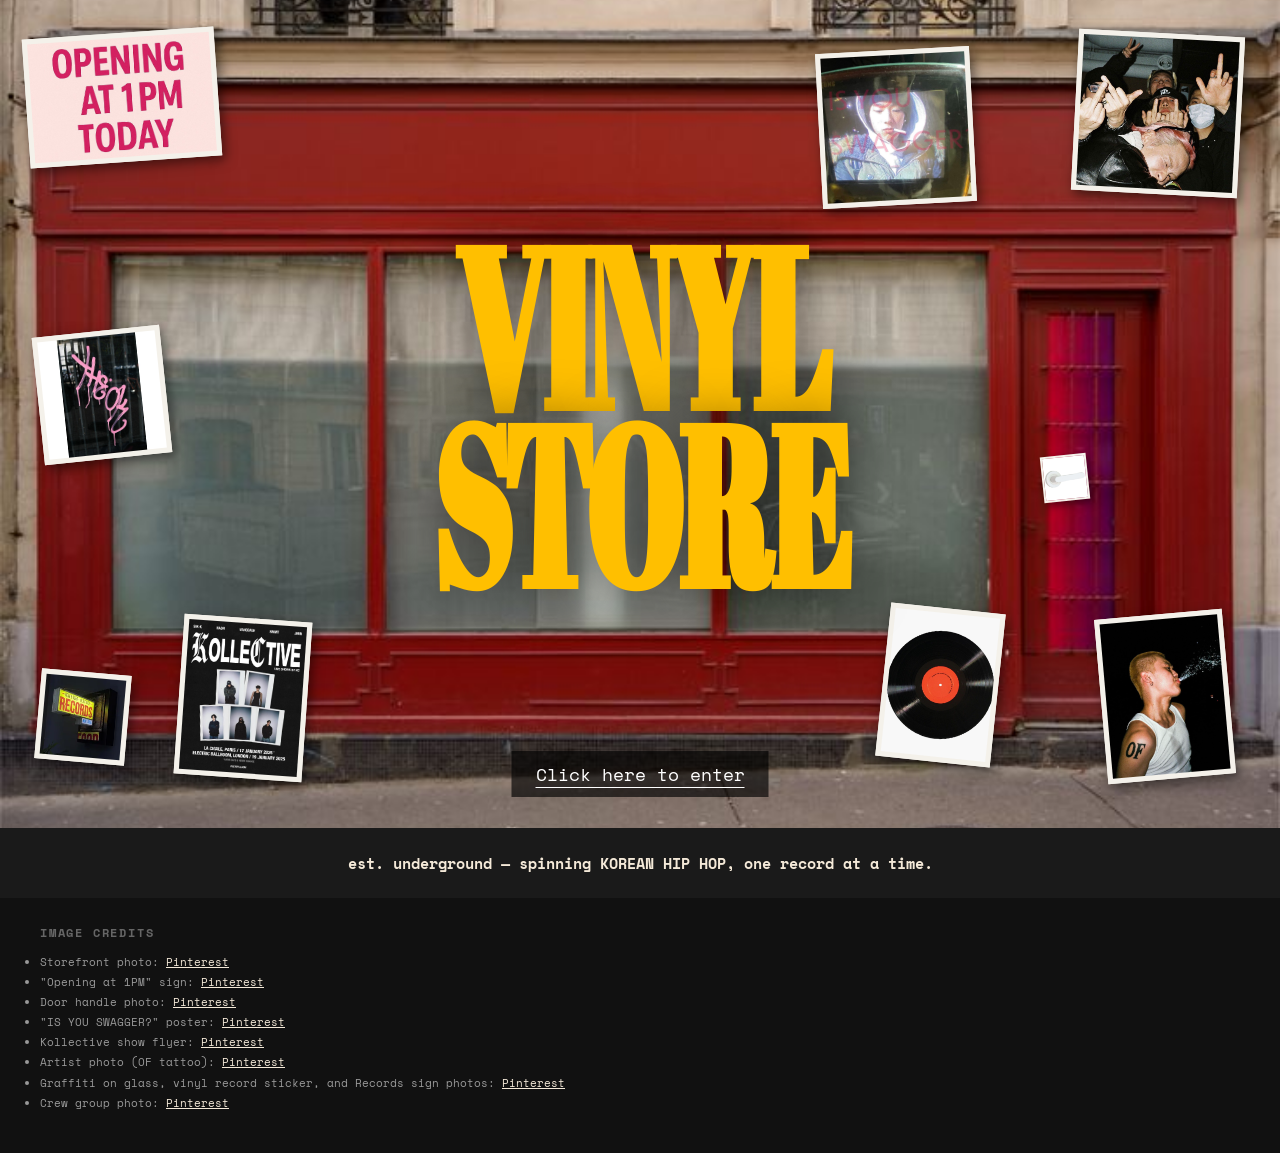
<file: index.html>
<!DOCTYPE html>
<html lang="en">
  <head>
    <meta charset="UTF-8" />
    <meta name="viewport" content="width=device-width, initial-scale=1.0" />
    <title>VINYL STORE — Korean Hip Hop Collage</title>

    <link rel="preconnect" href="https://fonts.googleapis.com" />
    <link rel="preconnect" href="https://fonts.gstatic.com" crossorigin />
    <link
      href="https://fonts.googleapis.com/css2?family=Abril+Fatface&family=Space+Mono:wght@400;700&display=swap"
      rel="stylesheet"
    />

    <link rel="stylesheet" href="style.css" />
  </head>
  <body>
    <main class="storefront">
      <section class="hero">
        <figure class="door-photo">
          <img
            class="main-photo"
            src="images/door-main.jpg"
            alt="Red-painted vintage Parisian storefront with three frosted glass windows and a stained-glass door in pink and purple tones"
          />
        </figure>

        <h1 class="shop-sign">VINYL<br />STORE</h1>

        <img
          class="handle-overlay"
          src="images/sticker-handle.jpg"
          alt="Close-up of a matte white modern door handle, pasted onto the door in the photo"
        />

        <figure class="sticker sticker-hours">
          <img
            src="images/sticker-hours.jpg"
            alt="Pink sign reading 'Opening at 1PM Today' in bold sans-serif text"
          />
        </figure>

        <figure class="sticker sticker-graffiti">
          <img
            src="images/sticker-graffiti.jpg"
            alt="Pink spray-paint graffiti tag on a glass storefront window"
          />
        </figure>

        <figure class="sticker sticker-sign">
          <img
            src="images/sticker-sign.webp"
            alt="Illuminated yellow and red neon sign reading 'New &amp; Used, Old Stock, Records, Buy Sell'"
          />
        </figure>

        <figure class="sticker sticker-flyer">
          <img
            src="images/sticker-flyer.jpg"
            alt="Black concert flyer titled 'Kollective, Live Shows by KC' listing rappers SIK-K, HAON, VANGDALE, SMMT, and JMIN with Polaroid-style photos of each, for shows at La Cigale Paris and Electric Ballroom London"
          />
        </figure>

        <figure class="sticker sticker-poster">
          <img
            src="images/sticker-poster1.jpg"
            alt="Retro CRT television screen showing a Korean hip hop artist in a hood smoking a cigarette, overlaid with red text reading 'IS YOU SWAGGER?'"
          />
        </figure>

        <figure class="sticker sticker-group">
          <img
            src="images/sticker-group.jpg"
            alt="Group photo of Korean hip hop artists making rock-on and middle-finger hand gestures at the camera at night"
          />
        </figure>

        <figure class="sticker sticker-vinyl">
          <img
            src="images/sticker-vinyl.jpg"
            alt="Black vinyl record with an orange label reading 'Analog is more beautiful than digital really, but we go for convenience'"
          />
        </figure>

        <figure class="sticker sticker-artist">
          <img
            src="images/sticker-artist1.jpg"
            alt="Korean hip hop artist with bleached buzzcut spitting water into the night air, an 'OF' tattoo visible on his upper arm"
          />
        </figure>

        <nav class="enter-nav">
          <a href="page2.html">Click here to enter</a>
        </nav>
      </section>

      <p class="tagline">
        est. underground — spinning KOREAN HIP HOP, one record at a time.
      </p>
    </main>

    <footer class="credits">
      <h2>Image Credits</h2>
      <ul>
        <li>
          Storefront photo:
          <a href="https://www.pinterest.com/pin/58898707622708016/" target="_blank" rel="noopener">Pinterest</a>
        </li>
        <li>
          "Opening at 1PM" sign:
          <a href="https://www.pinterest.com/pin/728738783505123768/" target="_blank" rel="noopener">Pinterest</a>
        </li>
        <li>
          Door handle photo:
          <a href="https://www.pinterest.com/pin/781515341627267245/" target="_blank" rel="noopener">Pinterest</a>
        </li>
        <li>
          "IS YOU SWAGGER?" poster:
          <a href="https://www.pinterest.com/pin/636626097370682069/" target="_blank" rel="noopener">Pinterest</a>
        </li>
        <li>
          Kollective show flyer:
          <a href="https://www.pinterest.com/pin/1101341283879571481/" target="_blank" rel="noopener">Pinterest</a>
        </li>
        <li>
          Artist photo (OF tattoo):
          <a href="https://www.pinterest.com/pin/1109855901914452666/" target="_blank" rel="noopener">Pinterest</a>
        </li>
        <li>
          Graffiti on glass, vinyl record sticker, and Records sign photos:
          <a href="https://www.pinterest.com/pin/211598882462464305/" target="_blank" rel="noopener">Pinterest</a>
        </li>
        <li>
          Crew group photo:
          <a href="https://www.pinterest.com/pin/617908011415602210/" target="_blank" rel="noopener">Pinterest</a>
        </li>
      </ul>
    </footer>
  </body>
</html>
</file>
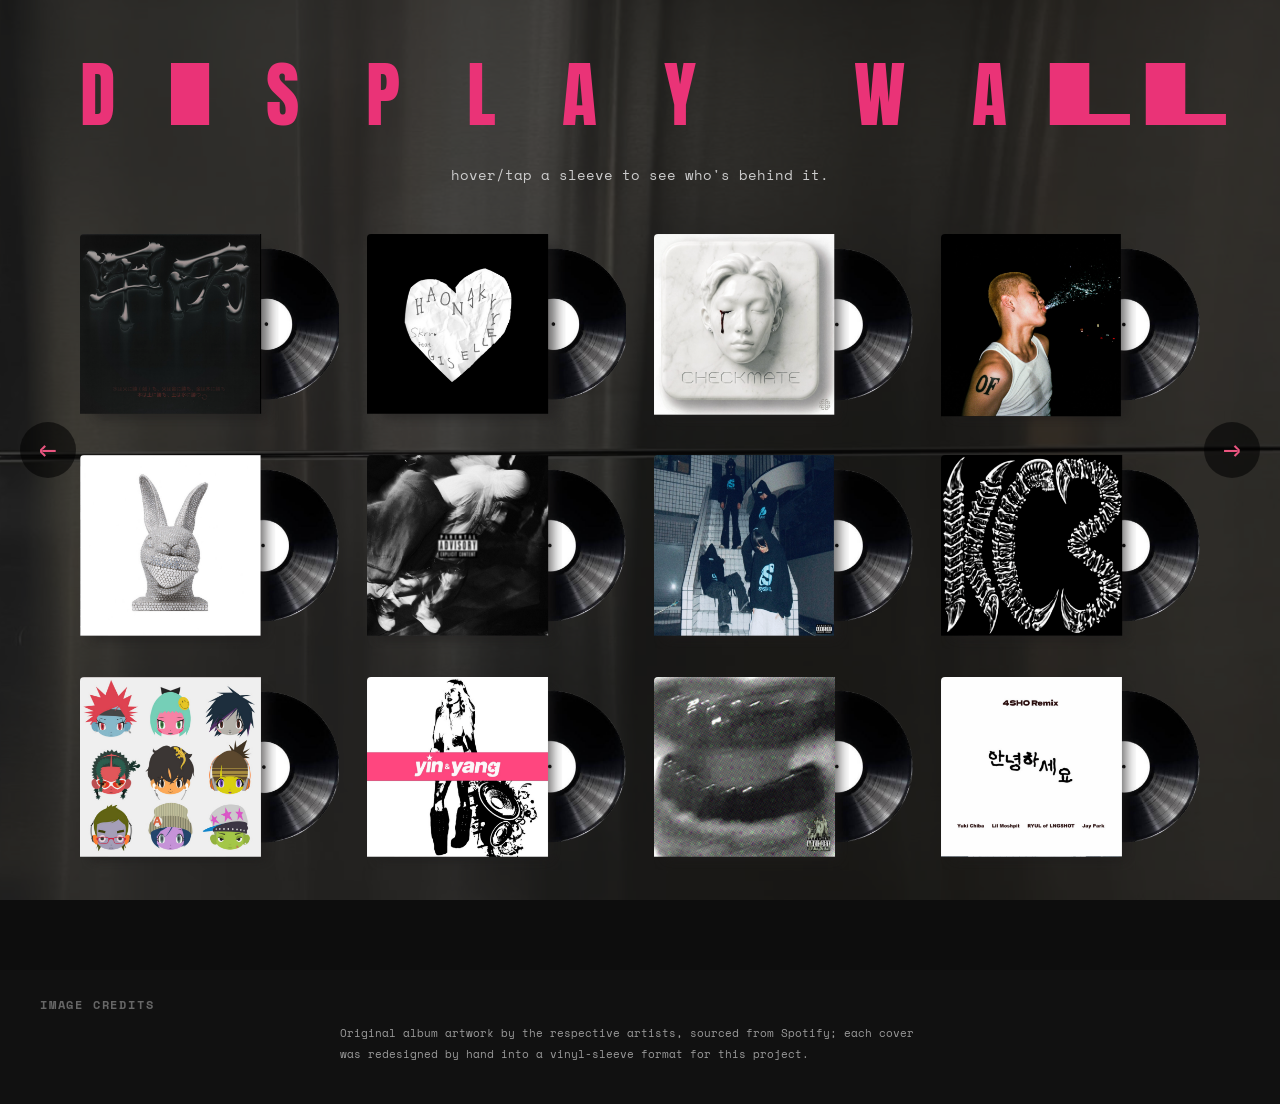
<file: page2.html>
<!DOCTYPE html>
<html lang="en">
  <head>
    <meta charset="UTF-8" />
    <meta name="viewport" content="width=device-width, initial-scale=1.0" />
    <title>The Display Wall — Korean Hip Hop Collage</title>

    <link rel="preconnect" href="https://fonts.googleapis.com" />
    <link rel="preconnect" href="https://fonts.gstatic.com" crossorigin />
    <link
      href="https://fonts.googleapis.com/css2?family=Abril+Fatface&family=Anton&family=Space+Mono:wght@400;700&display=swap"
      rel="stylesheet"
    />

    <link rel="stylesheet" href="style.css" />
  </head>
  <body class="page2-body">
    <main class="display-room">
      <header class="room-header">
        <h1 class="room-title-spread">
          <span>D</span><span class="stretch-letter">I</span><span>S</span><span>P</span><span>L</span><span>A</span><span>Y</span><span class="word-gap">&nbsp;</span><span>W</span><span>A</span><span class="stretch-letter">L</span><span class="stretch-letter">L</span>
        </h1>
        <p class="room-intro">
          hover/tap a sleeve to see who's behind it.
        </p>
      </header>

      <!-- 展示墙:3行4列的CSS Grid,每个格子是一张可翻转的专辑卡片 -->
      <section class="wall-grid">
        <div class="flip-card" tabindex="0" role="button" aria-pressed="false" aria-label="anyhow featuring ZENE THE ZILLA">
          <div class="flip-card-inner">
            <div class="flip-card-front">
              <img
                src="images/page2/album-01-anyhow.png"
                alt="Dark album cover with ornate bone-like calligraphy and small red Japanese text at the bottom, styled as a vinyl sleeve with a black record peeking out"
              />
            </div>
            <div class="flip-card-back">
              <p class="track-title">anyhow</p>
              <p class="track-feat">feat. ZENE THE ZILLA</p>
              <p class="track-artists">TOIL, Gist, ZENE THE ZILLA</p>
            </div>
          </div>
        </div>

        <div class="flip-card" tabindex="0" role="button" aria-pressed="false" aria-label="Skrr featuring GISELLE">
          <div class="flip-card-inner">
            <div class="flip-card-front">
              <img
                src="images/page2/album-02-skrr.png"
                alt="White paper heart with handwritten artist names HAON and GISELLE on a black background, styled as a vinyl sleeve"
              />
            </div>
            <div class="flip-card-back">
              <p class="track-title">Skrr</p>
              <p class="track-feat">feat. GISELLE</p>
              <p class="track-artists">HAON, GISELLE</p>
            </div>
          </div>
        </div>

        <div class="flip-card" tabindex="0" role="button" aria-pressed="false" aria-label="Checkmate by Royal 44">
          <div class="flip-card-inner">
            <div class="flip-card-front">
              <img
                src="images/page2/album-03-checkmate.png"
                alt="White marble bust of a face with a dripping blood tear and diamond earrings, engraved with the word Checkmate, styled as a vinyl sleeve"
              />
            </div>
            <div class="flip-card-back">
              <p class="track-title">Checkmate</p>
              <p class="track-artists">Royal 44</p>
            </div>
          </div>
        </div>

        <div class="flip-card" tabindex="0" role="button" aria-pressed="false" aria-label="OFOSUN by OSUN">
          <div class="flip-card-inner">
            <div class="flip-card-front">
              <img
                src="images/page2/album-04-ofosun.png"
                alt="Photo of a man with a bleached buzzcut spitting water into the night air, an OF tattoo on his upper arm, styled as a vinyl sleeve"
              />
            </div>
            <div class="flip-card-back">
              <p class="track-title">OFOSUN</p>
              <p class="track-artists">OSUN</p>
            </div>
          </div>
        </div>

        <div class="flip-card" tabindex="0" role="button" aria-pressed="false" aria-label="Luxury Tape by NOWIMYOUNG">
          <div class="flip-card-inner">
            <div class="flip-card-front">
              <img
                src="images/page2/album-05-luxurytape.png"
                alt="Sparkling rabbit-shaped bust covered in rhinestones baring its teeth on a white background, styled as a vinyl sleeve"
              />
            </div>
            <div class="flip-card-back">
              <p class="track-title">LUXURY TAPE</p>
              <p class="track-artists">NOWIMYOUNG</p>
            </div>
          </div>
        </div>

        <div class="flip-card" tabindex="0" role="button" aria-pressed="false" aria-label="LOV3 featuring Bryan Chase and Okasian">
          <div class="flip-card-inner">
            <div class="flip-card-front">
              <img
                src="images/page2/album-06-lov3.png"
                alt="Blurry black and white photo of a person's legs and jacket mid-motion with a Parental Advisory Explicit Content label, styled as a vinyl sleeve"
              />
            </div>
            <div class="flip-card-back">
              <p class="track-title">LOV3</p>
              <p class="track-feat">feat. Bryan Chase, Okasian</p>
              <p class="track-artists">Sik-K, Lil Moshpit, Bryan Chase, Okasian</p>
            </div>
          </div>
        </div>

        <div class="flip-card" tabindex="0" role="button" aria-pressed="false" aria-label="SS-POP1 by SYSTEM SEOUL and ycs">
          <div class="flip-card-inner">
            <div class="flip-card-front">
              <img
                src="images/page2/album-07-sspop1.png"
                alt="Four masked figures in black hoodies printed with a blue System Seoul logo, posing on a tiled staircase at night, styled as a vinyl sleeve"
              />
            </div>
            <div class="flip-card-back">
              <p class="track-title">SS-POP1</p>
              <p class="track-artists">SYSTEM SEOUL, ycs</p>
            </div>
          </div>
        </div>

        <div class="flip-card" tabindex="0" role="button" aria-pressed="false" aria-label="KC3 by KC, Sik-K, HAON, NOWIMYOUNG, and JMIN">
          <div class="flip-card-inner">
            <div class="flip-card-front">
              <img
                src="images/page2/album-08-kc3.png"
                alt="Bone and skull motif forming the letters KC in a chrome metallic style on a black background, styled as a vinyl sleeve"
              />
            </div>
            <div class="flip-card-back">
              <p class="track-title">KC3</p>
              <p class="track-artists">KC, Sik-K, HAON, NOWIMYOUNG, JMIN</p>
            </div>
          </div>
        </div>

        <div class="flip-card" tabindex="0" role="button" aria-pressed="false" aria-label="Forever Kids by JMIN">
          <div class="flip-card-inner">
            <div class="flip-card-front">
              <img
                src="images/page2/album-09-foreverkids.png"
                alt="Grid of nine colorful cartoon character head icons with punk and street-style hair and accessories, styled as a vinyl sleeve"
              />
            </div>
            <div class="flip-card-back">
              <p class="track-title">FOREVER KIDS</p>
              <p class="track-artists">JMIN</p>
            </div>
          </div>
        </div>

        <div class="flip-card" tabindex="0" role="button" aria-pressed="false" aria-label="Yin and Yang by JMIN">
          <div class="flip-card-inner">
            <div class="flip-card-front">
              <img
                src="images/page2/album-10-yinyang.png"
                alt="Black and white stencil illustration of a woman in platform boots beside a speaker, with a pink banner reading yin and yang, styled as a vinyl sleeve"
              />
            </div>
            <div class="flip-card-back">
              <p class="track-title">YIN &amp; YANG</p>
              <p class="track-artists">JMIN</p>
            </div>
          </div>
        </div>

        <div class="flip-card" tabindex="0" role="button" aria-pressed="false" aria-label="Burning slow remix featuring Sik-K and GGM LIL DRAGON">
          <div class="flip-card-inner">
            <div class="flip-card-front">
              <img
                src="images/page2/album-11-burningslow.png"
                alt="Grainy black and white photograph with a soft glowing curved shape and a Parental Advisory Explicit Content label, styled as a vinyl sleeve"
              />
            </div>
            <div class="flip-card-back">
              <p class="track-title">Burning slow (Remix)</p>
              <p class="track-feat">feat. Sik-K, GGM LIL DRAGON</p>
              <p class="track-artists">Molly Yam, Sik-K, GGM LIL DRAGON</p>
            </div>
          </div>
        </div>

        <div class="flip-card" tabindex="0" role="button" aria-pressed="false" aria-label="Annyeonghaseyo 4SHO Remix">
          <div class="flip-card-inner">
            <div class="flip-card-front">
              <img
                src="images/page2/album-12-annyeonghaseyo.png"
                alt="White cover with handwritten Korean text reading annyeonghaseyo and the label 4SHO Remix above a list of artist names, styled as a vinyl sleeve"
              />
            </div>
            <div class="flip-card-back">
              <p class="track-title">アニョハセヨ (4SHO Remix)</p>
              <p class="track-artists">Yuki Chiba, Lil Moshpit, RYUL of LNGSHOT, Jay Park</p>
            </div>
          </div>
        </div>
      </section>
    </main>

    <!-- 左右箭头导航:左回主页,右去下一页 -->
    <nav class="wall-nav" aria-label="Page navigation">
      <a class="wall-arrow wall-arrow-left" href="index.html" aria-label="Back to the storefront">&#8592;</a>
      <a class="wall-arrow wall-arrow-right" href="page3.html" aria-label="Continue to the next room">&#8594;</a>
    </nav>

    <footer class="credits">
      <h2>Image Credits</h2>
      <p class="credits-note">
        Original album artwork by the respective artists, sourced from Spotify;
        each cover was redesigned by hand into a vinyl-sleeve format for this project.
      </p>
    </footer>

    <script>
      // 让触摸设备(没有鼠标hover)也能点击翻转卡片,同时保留键盘可访问性
      document.querySelectorAll(".flip-card").forEach(function (card) {
        function toggleFlip() {
          var flipped = card.classList.toggle("flipped");
          card.setAttribute("aria-pressed", flipped ? "true" : "false");
        }
        card.addEventListener("click", toggleFlip);
        card.addEventListener("keydown", function (e) {
          if (e.key === "Enter" || e.key === " ") {
            e.preventDefault();
            toggleFlip();
          }
        });
      });
    </script>
  </body>
</html>
</file>
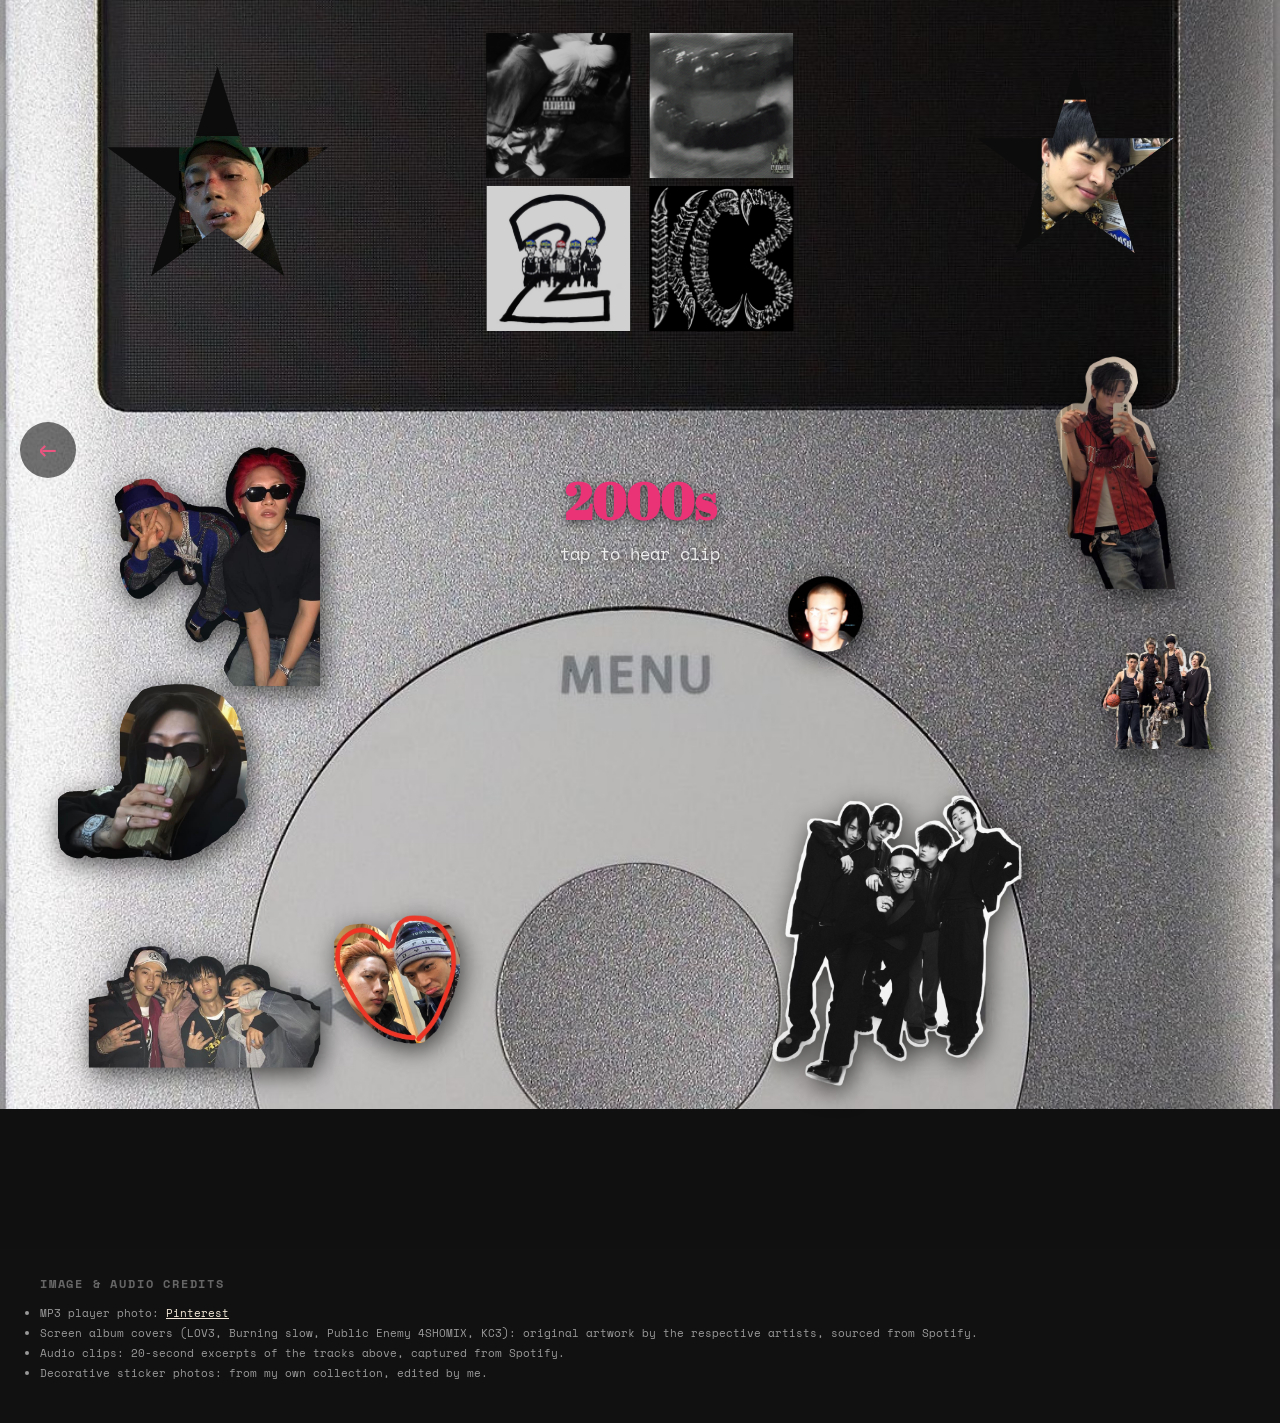
<file: page3.html>
<!DOCTYPE html>
<html lang="en">
  <head>
    <meta charset="UTF-8" />
    <meta name="viewport" content="width=device-width, initial-scale=1.0" />
    <title>2000s — Korean Hip Hop Collage</title>

    <link rel="preconnect" href="https://fonts.googleapis.com" />
    <link rel="preconnect" href="https://fonts.gstatic.com" crossorigin />
    <link
      href="https://fonts.googleapis.com/css2?family=Abril+Fatface&family=Space+Mono:wght@400;700&display=swap"
      rel="stylesheet"
    />

    <link rel="stylesheet" href="style.css" />
  </head>
  <body class="page3-body">
    <main class="ipod-stage">
      <!-- MP3特写照片:横向满宽,占满屏幕不留黑边,贴纸和屏幕都叠加在这张照片本身上 -->
      <figure class="ipod-hero">
        <img
          class="main-photo"
          src="images/page3/ipod-closeup.jpg"
          alt="Extreme close-up of a classic click-wheel MP3 player, showing the lower half of its screen and the upper half of its circular control wheel with the MENU label"
        />

        <!-- 标题+副标题:叠加在屏幕和滚轮之间的金属机身空隙里 -->
        <div class="ipod-caption">
          <h1 class="ipod-title">2000s</h1>
          <p class="ipod-instructions">tap to hear clip</p>
        </div>

        <!-- 屏幕区域:2x2 CSS Grid,四张专辑封面可点击播放对应20秒音频 -->
        <div class="screen-grid">
          <button
            class="screen-cell"
            type="button"
            data-audio="images/page3/audio/track-01-lov3.mp3"
            aria-label="Play a 20 second clip of LOV3"
          >
            <img
              src="images/page3/screens/screen-01-lov3.png"
              alt="Blurry black and white album cover for LOV3 with a Parental Advisory Explicit Content label"
            />
            <span class="play-icon" aria-hidden="true">&#9658;</span>
          </button>

          <button
            class="screen-cell"
            type="button"
            data-audio="images/page3/audio/track-02-burningslow.mp3"
            aria-label="Play a 20 second clip of Burning slow remix"
          >
            <img
              src="images/page3/screens/screen-02-burningslow.png"
              alt="Grainy abstract black and white album cover for the Burning slow remix with a Parental Advisory Explicit Content label"
            />
            <span class="play-icon" aria-hidden="true">&#9658;</span>
          </button>

          <button
            class="screen-cell"
            type="button"
            data-audio="images/page3/audio/track-04-kc3.mp3"
            aria-label="Play a 20 second clip of Public Enemy 4SHOMIX"
          >
            <img
              src="images/page3/screens/screen-03-publicenemy.png"
              alt="Comic-style illustration of the number two with five figures wearing LNGSHOT caps, album cover for Public Enemy 4SHOMIX"
            />
            <span class="play-icon" aria-hidden="true">&#9658;</span>
          </button>

          <button
            class="screen-cell"
            type="button"
            data-audio="images/page3/audio/track-03-publicenemy.mp3"
            aria-label="Play a 20 second clip of KC3"
          >
            <img
              src="images/page3/screens/screen-04-kc3.png"
              alt="Bone and skull motif forming the letters KC in chrome metallic style on a black background, album cover for KC3"
            />
            <span class="play-icon" aria-hidden="true">&#9658;</span>
          </button>
        </div>

        <!-- 贴纸:直接叠加在MP3机身照片上,不再散布在黑色背景上 -->
        <img class="deco-sticker deco-two-rappers" src="images/page3/sticker-two-rappers.png" alt="Cutout photo of two Korean hip hop artists posing, one in a blue bucket hat throwing a peace sign, the other with red hair wearing sunglasses" />
        <img class="deco-sticker deco-mirror-selfie" src="images/page3/sticker-mirror-selfie.png" alt="Cutout mirror selfie of a young man in a red pinstriped jersey and scarf holding up a phone to take the photo" />
        <img class="deco-sticker deco-heart" src="images/page3/sticker-heart.png" alt="Cutout photo of two people close together, framed inside a hand-drawn red heart outline" />
        <img class="deco-sticker deco-money-face" src="images/page3/sticker-money-face.png" alt="Cutout photo of a person in sunglasses and a black hoodie covering their mouth with a stack of cash" />
        <img class="deco-sticker deco-four-peace" src="images/page3/sticker-four-peace.png" alt="Cutout group photo of four friends making peace signs and hand gestures at night" />
        <img class="deco-sticker deco-five-black" src="images/page3/sticker-five-black.png" alt="Cutout photo of five people in all-black streetwear making rock-on and middle finger gestures" />
        <img class="deco-sticker deco-fivelines-circle" src="images/page3/sticker-fivelines-circle.png" alt="Circular cropped nighttime portrait of a young man with a buzzcut, overlaid with a white star and the watermark FIVELINES" />
        <img class="deco-sticker deco-five-bw-group" src="images/page3/sticker-five-bw-group.png" alt="Black and white cutout group photo of five people posing together in dark streetwear" />

        <span class="deco-star deco-star-wall">
          <img src="images/page3/star-wall-selfie.jpg" alt="Photo of a young man pointing at a wall covered in stickers, cropped into a star shape" />
        </span>
        <span class="deco-star deco-star-scarred">
          <img src="images/page3/star-scarred-guy.jpg" alt="Nighttime selfie of a young man with a scratched face, a surgical mask pulled down, and a cigarette in his mouth, cropped into a star shape" />
        </span>
      </figure>
    </main>

    <!-- 左箭头:回到page2 -->
    <nav class="wall-nav" aria-label="Page navigation">
      <a class="wall-arrow wall-arrow-left" href="page2.html" aria-label="Back to the display wall">&#8592;</a>
    </nav>

    <footer class="credits">
      <h2>Image &amp; Audio Credits</h2>
      <ul>
        <li>
          MP3 player photo:
          <a href="https://www.pinterest.com/pin/674484481720275668/" target="_blank" rel="noopener">Pinterest</a>
        </li>
        <li>
          Screen album covers (LOV3, Burning slow, Public Enemy 4SHOMIX, KC3): original artwork by the respective artists, sourced from Spotify.
        </li>
        <li>
          Audio clips: 20-second excerpts of the tracks above, captured from Spotify.
        </li>
        <li>
          Decorative sticker photos: from my own collection, edited by me.
        </li>
      </ul>
    </footer>

    <script>
      (function () {
        var currentAudio = null;
        var currentCell = null;

        function stopCurrent() {
          if (currentAudio) {
            currentAudio.pause();
            currentAudio.currentTime = 0;
          }
          if (currentCell) {
            currentCell.classList.remove("playing");
            currentCell.querySelector(".play-icon").innerHTML = "&#9658;";
          }
          currentAudio = null;
          currentCell = null;
        }

        document.querySelectorAll(".screen-cell").forEach(function (cell) {
          cell.addEventListener("click", function () {
            var isSameCell = cell === currentCell;
            stopCurrent();
            if (isSameCell) {
              return;
            }
            var src = cell.getAttribute("data-audio");
            var audio = new Audio(src);
            audio.play();
            cell.classList.add("playing");
            cell.querySelector(".play-icon").innerHTML = "&#10074;&#10074;";
            currentAudio = audio;
            currentCell = cell;

            var stopTimer = setTimeout(function () {
              if (currentAudio === audio) stopCurrent();
            }, 20000);

            audio.addEventListener("ended", function () {
              clearTimeout(stopTimer);
              if (currentAudio === audio) stopCurrent();
            });
          });
        });
      })();
    </script>
  </body>
</html>
</file>
<file: style.css>
* {
  margin: 0;
  padding: 0;
  box-sizing: border-box;
}

body {
  background-color: #1a1a1a;
  font-family: "Space Mono", monospace;
  color: #222;
}

.storefront {
  display: grid;
  grid-template-rows: auto auto;
  grid-template-columns: 1fr;
}

.hero {
  position: relative;
  width: 100%;
  aspect-ratio: 3 / 2; 
  max-height: 92vh;
  overflow: hidden;
}

.door-photo {
  width: 100%;
  height: 100%;
}

.door-photo .main-photo {
  width: 100%;
  height: 100%;
  object-fit: cover;
  display: block;
}

.shop-sign {
  position: absolute;
  inset: 0;
  z-index: 3;
  display: flex;
  align-items: center;
  justify-content: center;
  text-align: center;
  font-family: "Abril Fatface", serif;
  font-size: clamp(3rem, 11vw, 8rem);
  line-height: 0.8;
  letter-spacing: -0.01em;
  color: #FFBF00;
  transform: scaleY(1.75);
  text-shadow: 0 0 40px rgba(0, 0, 0, 0.55);
  pointer-events: none;
}

.handle-overlay {
  position: absolute;
  top: 55%;
  right: 15%;
  width: 3.6%;
  height: auto;
  aspect-ratio: 1 / 1;
  object-fit: cover;
  border: 2px solid #f4f1ea;
  box-shadow: 2px 3px 8px rgba(0, 0, 0, 0.5);
  transform: rotate(-6deg);
  transition: transform 0.25s ease;
  z-index: 2;
  cursor: pointer;
}

.handle-overlay:hover,
.handle-overlay:focus {
  transform: scale(1.4) rotate(0deg);
  z-index: 6;
}

.sticker {
  position: absolute;
  z-index: 2;
  border: 5px solid #f4f1ea;
  background: #f4f1ea;
  box-shadow: 3px 5px 12px rgba(0, 0, 0, 0.5);
  transition: transform 0.25s ease;
}

.sticker img {
  width: 100%;
  height: 100%;
  object-fit: cover;
  display: block;
}

.sticker:hover,
.sticker:focus-within {
  z-index: 6;
  transform: scale(1.12) rotate(0deg) !important;
}

.sticker-hours {
  top: 4%;
  left: 2%;
  width: 15%;
  aspect-ratio: 1024 / 689;
  transform: rotate(-4deg);
}

.sticker-graffiti {
  top: 40%;
  left: 3%;
  width: 10%;
  aspect-ratio: 1 / 1;
  transform: rotate(-6deg);
}

.sticker-sign {
  bottom: 8%;
  left: 3%;
  width: 7%;
  aspect-ratio: 1 / 1;
  transform: rotate(5deg);
}

.sticker-flyer {
  bottom: 6%;
  left: 14%;
  width: 10%;
  aspect-ratio: 736 / 920;
  transform: rotate(4deg);
}

.sticker-poster {
  top: 6%;
  right: 24%;
  width: 12%;
  aspect-ratio: 735 / 741;
  transform: rotate(-3deg);
}

.sticker-group {
  top: 4%;
  right: 3%;
  width: 13%;
  aspect-ratio: 1170 / 1130;
  transform: rotate(3deg);
}

.sticker-vinyl {
  bottom: 8%;
  right: 22%;
  width: 9%;
  aspect-ratio: 750 / 1000;
  transform: rotate(6deg);
}

.sticker-artist {
  bottom: 6%;
  right: 4%;
  width: 10%;
  aspect-ratio: 736 / 946;
  transform: rotate(-5deg);
}

.enter-nav {
  position: absolute;
  bottom: 5%;
  left: 50%;
  transform: translateX(-50%);
  z-index: 4;
}

.enter-nav a {
  font-family: "Space Mono", monospace;
  font-size: 1.1rem;
  color: #fff;
  text-decoration: underline;
  text-underline-offset: 6px;
  background: rgba(0, 0, 0, 0.65);
  padding: 10px 24px;
  transition: color 0.2s ease, background 0.2s ease;
}

.enter-nav a:hover,
.enter-nav a:focus {
  color: #FFBF00;
  background: rgba(0, 0, 0, 0.85);
}

.tagline {
  font-family: "Space Mono", monospace;
  font-weight: 700;
  font-size: 0.95rem;
  color: #f4e9d8;
  text-align: center;
  padding: 24px 20px;
  background: #1a1a1a;
}

.credits {
  background: #111;
  color: #999;
  font-family: "Space Mono", monospace;
  font-size: 0.7rem;
  padding: 24px 40px 40px;
  line-height: 1.8;
}

.credits h2 {
  font-family: "Space Mono", monospace;
  font-size: 0.75rem;
  text-transform: uppercase;
  letter-spacing: 0.15em;
  color: #666;
  margin-bottom: 8px;
}

.credits a {
  color: #f4e9d8;
}

.credits a:hover,
.credits a:focus {
  color: #FFBF00;
}

@media (max-width: 700px) {
  .hero {
    aspect-ratio: 4 / 5;
    max-height: none;
  }
  .shop-sign {
    font-size: clamp(2.2rem, 16vw, 4rem);
  }
  .sticker-hours,
  .sticker-poster,
  .sticker-group {
    width: 22%;
  }
  .sticker-graffiti,
  .sticker-flyer,
  .sticker-vinyl,
  .sticker-artist {
    width: 16%;
  }
  .sticker-sign {
    width: 11%;
  }
  .handle-overlay {
    width: 6%;
  }
}

.page2-body {
  background: #0d0d0d url("images/page2/room-bg.jpg") no-repeat center top;
  background-size: cover;
  background-attachment: fixed;
  position: relative;
}

.page2-body::before {
  content: "";
  position: fixed;
  inset: 0;
  background: rgba(10, 10, 10, 0.75);
  z-index: 0;
  pointer-events: none;
}

.display-room,
.wall-nav,
.credits {
  position: relative;
  z-index: 1;
}

.display-room {
  max-width: 1400px;
  margin: 0 auto;
  padding: 40px 80px 100px;
}

.room-header {
  text-align: center;
  margin-bottom: 48px;
}

.room-header h1,
.room-title-spread {
  font-family: "Abril Fatface", serif;
  font-size: clamp(2.5rem, 6vw, 4.5rem);
  color: #EA3377;
  letter-spacing: 0.02em;
}

/* 标题:大部分字母正常显示,选中的几个字母(I、L、L)用scaleX横向拉伸变形,
   营造现代艺术字体那种"letters被压扁拉宽"的效果。transform不影响布局占位,
   所以被拉伸的字母会横向撑出去盖住旁边空间,而不会把其他字母推开 */
.room-title-spread,
h1.room-title-spread {
  font-family: "Anton", "Abril Fatface", serif;
  font-weight: 400;
  display: flex;
  justify-content: space-between;
  align-items: baseline;
  width: 100%;
}

.room-title-spread span {
  display: inline-block;
}

.room-title-spread .word-gap {
  width: 0.35em;
}

.room-title-spread .stretch-letter {
  transform: scaleX(3.2);
  transform-origin: center;
  position: relative;
  z-index: 1;
}

.room-intro {
  font-family: "Space Mono", monospace;
  color: #ccc;
  max-width: 560px;
  margin: 14px auto 0;
  font-size: 0.9rem;
  line-height: 1.6;
}

.wall-grid {
  display: grid;
  grid-template-columns: repeat(4, 1fr);
  grid-template-rows: repeat(3, 1fr);
  gap: 28px;
}

.flip-card {
  perspective: 1200px;
  aspect-ratio: 1.34;
  cursor: pointer;
  outline: none;
}

.flip-card:focus-visible .flip-card-inner {
  outline: 3px solid #EB5580;
  outline-offset: 4px;
}

.flip-card-inner {
  position: relative;
  width: 100%;
  height: 100%;
  transition: transform 0.6s;
  transform-style: preserve-3d;
}

.flip-card:hover .flip-card-inner,
.flip-card.flipped .flip-card-inner {
  transform: rotateY(180deg);
}

.flip-card-front,
.flip-card-back {
  position: absolute;
  inset: 0;
  backface-visibility: hidden;
  border-radius: 4px;
  overflow: hidden;
}

.flip-card-front img {
  width: 100%;
  height: 100%;
  object-fit: cover;
  display: block;
}

.flip-card-back {
  background: #111;
  border: 2px solid #EB5580;
  transform: rotateY(180deg);
  display: flex;
  flex-direction: column;
  align-items: center;
  justify-content: center;
  text-align: center;
  padding: 16px;
}

.track-title {
  font-family: "Abril Fatface", serif;
  color: #EB5580;
  font-size: 1.1rem;
  margin-bottom: 8px;
  line-height: 1.2;
}

.track-feat {
  font-family: "Space Mono", monospace;
  color: #ccc;
  font-size: 0.7rem;
  margin-bottom: 8px;
}

.track-artists {
  font-family: "Space Mono", monospace;
  color: #999;
  font-size: 0.7rem;
  line-height: 1.5;
}

.wall-arrow {
  position: fixed;
  top: 50%;
  transform: translateY(-50%);
  width: 56px;
  height: 56px;
  display: flex;
  align-items: center;
  justify-content: center;
  font-size: 1.8rem;
  color: #EB5580;
  text-decoration: none;
  background: rgba(0, 0, 0, 0.55);
  border-radius: 50%;
  z-index: 10;
  transition: background 0.2s ease, transform 0.2s ease;
}

.wall-arrow-left {
  left: 20px;
}

.wall-arrow-right {
  right: 20px;
}

.wall-arrow:hover,
.wall-arrow:focus {
  background: rgba(0, 0, 0, 0.9);
  transform: translateY(-50%) scale(1.12);
}

.credits-note {
  max-width: 600px;
  margin: 0 auto;
}

@media (max-width: 900px) {
  .display-room {
    padding: 30px 30px 80px;
  }
  .wall-grid {
    grid-template-columns: repeat(2, 1fr);
    grid-template-rows: repeat(6, 1fr);
  }
  .wall-arrow {
    width: 44px;
    height: 44px;
    font-size: 1.4rem;
  }
}

@media (max-width: 480px) {
  .wall-grid {
    grid-template-columns: 1fr;
    grid-template-rows: repeat(12, 1fr);
  }
}

.page3-body {
  background: #101010;
  overflow-x: hidden;
}

.ipod-stage {
  width: 100%;
  padding: 0 0 140px;
}

.ipod-caption {
  position: absolute;
  top: 42%;
  left: 50%;
  transform: translateX(-50%);
  width: 70%;
  text-align: center;
  z-index: 5;
}

.ipod-title {
  font-family: "Abril Fatface", serif;
  color: #EA3377;
  font-size: clamp(1.9rem, 4.4vw, 3.2rem);
  margin-bottom: 6px;
  text-shadow: 0 2px 8px rgba(0, 0, 0, 0.6);
}

.ipod-instructions {
  font-family: "Space Mono", monospace;
  color: #eee;
  font-size: clamp(0.8rem, 1.5vw, 1.05rem);
  text-shadow: 0 2px 6px rgba(0, 0, 0, 0.6);
}

.ipod-hero {
  position: relative;
  width: 100%;
  aspect-ratio: 1102 / 955;
}

.ipod-hero .main-photo {
  width: 100%;
  height: 100%;
  object-fit: cover;
  display: block;
}

.screen-grid {
  position: absolute;
  top: 3%;
  left: 50%;
  transform: translateX(-50%);
  width: 24%;
  display: grid;
  grid-template-columns: 1fr 1fr;
  gap: 6%;
  z-index: 3;
}

.screen-cell {
  position: relative;
  width: 100%;
  aspect-ratio: 1;
  padding: 0;
  border: none;
  cursor: pointer;
  overflow: hidden;
  background: #000;
}

.screen-cell img {
  width: 100%;
  height: 100%;
  object-fit: cover;
  display: block;
  filter: brightness(0.82);
  transition: filter 0.2s ease;
}

.screen-cell .play-icon {
  position: absolute;
  inset: 0;
  display: flex;
  align-items: center;
  justify-content: center;
  font-size: 1.1rem;
  color: #EB5580;
  background: rgba(0, 0, 0, 0.25);
  opacity: 0;
  transition: opacity 0.2s ease;
}

.screen-cell:hover img,
.screen-cell.playing img {
  filter: brightness(1);
}

.screen-cell:hover .play-icon,
.screen-cell.playing .play-icon {
  opacity: 1;
}

.screen-cell.playing {
  outline: 2px solid #EB5580;
  outline-offset: -2px;
}

.screen-cell:focus-visible {
  outline: 3px solid #EB5580;
  outline-offset: 2px;
}

.deco-sticker {
  position: absolute;
  z-index: 4;
  height: auto;
  aspect-ratio: 0.8;
  object-fit: contain;
  filter: drop-shadow(3px 6px 12px rgba(0, 0, 0, 0.65));
  transform-origin: 50% 15%;
}

.deco-two-rappers {
  top: 33%;
  left: 5%;
  width: 24%;
  animation: sway-a 4.2s ease-in-out infinite;
}

.deco-mirror-selfie {
  top: 30%;
  right: 4%;
  width: 16%;
  animation: sway-b 3.8s ease-in-out infinite;
}

.deco-money-face {
  top: 52%;
  left: 1%;
  width: 22%;
  animation: sway-c 4.6s ease-in-out infinite;
}

.deco-five-black {
  top: 50%;
  right: 1%;
  width: 16%;
  animation: sway-d 4s ease-in-out infinite;
}

.deco-four-peace {
  top: 70%;
  left: 3%;
  width: 26%;
  animation: sway-e 4.4s ease-in-out infinite;
}

.deco-fivelines-circle {
  top: 49%;
  right: 30%;
  width: 11%;
  aspect-ratio: 1;
  animation: sway-f 3.6s ease-in-out infinite;
}

.deco-heart {
  bottom: 1%;
  left: 22%;
  width: 18%;
  aspect-ratio: 1;
  animation: sway-g 4.8s ease-in-out infinite;
}

.deco-five-bw-group {
  bottom: 1%;
  right: 20%;
  width: 20%;
  animation: sway-h 4.1s ease-in-out infinite;
}

.deco-star {
  position: absolute;
  z-index: 4;
  width: 12%;
  aspect-ratio: 1;
  display: block;
  transform-origin: 50% 15%;
}

.deco-star img {
  width: 100%;
  height: 100%;
  object-fit: cover;
  clip-path: polygon(
    50% 0%,
    61% 35%,
    98% 35%,
    68% 57%,
    79% 91%,
    50% 70%,
    21% 91%,
    32% 57%,
    2% 35%,
    39% 35%
  );
  filter: drop-shadow(3px 5px 10px rgba(0, 0, 0, 0.65));
}

.deco-star-wall {
  top: 6%;
  right: 8%;
  width: 16%;
  animation: sway-i 4.3s ease-in-out infinite;
}

.deco-star-scarred {
  top: 6%;
  left: 8%;
  width: 18%;
  animation: sway-j 3.9s ease-in-out infinite;
}

@keyframes sway-a {
  0%, 100% { transform: rotate(-11deg); }
  50% { transform: rotate(-5deg); }
}
@keyframes sway-b {
  0%, 100% { transform: rotate(4deg); }
  50% { transform: rotate(10deg); }
}
@keyframes sway-c {
  0%, 100% { transform: rotate(-9deg); }
  50% { transform: rotate(-3deg); }
}
@keyframes sway-d {
  0%, 100% { transform: rotate(3deg); }
  50% { transform: rotate(9deg); }
}
@keyframes sway-e {
  0%, 100% { transform: rotate(-8deg); }
  50% { transform: rotate(-2deg); }
}
@keyframes sway-f {
  0%, 100% { transform: rotate(2deg); }
  50% { transform: rotate(8deg); }
}
@keyframes sway-g {
  0%, 100% { transform: rotate(1deg); }
  50% { transform: rotate(7deg); }
}
@keyframes sway-h {
  0%, 100% { transform: rotate(-7deg); }
  50% { transform: rotate(-1deg); }
}
@keyframes sway-i {
  0%, 100% { transform: rotate(-12deg); }
  50% { transform: rotate(-6deg); }
}
@keyframes sway-j {
  0%, 100% { transform: translateX(-50%) rotate(3deg); }
  50% { transform: translateX(-50%) rotate(9deg); }
}

@media (max-width: 700px) {
  .ipod-stage {
    padding: 0 0 100px;
  }
  .deco-sticker,
  .deco-star {
    width: 22% !important;
  }
  .ipod-instructions {
    font-size: 0.6rem;
  }
}
</file>
